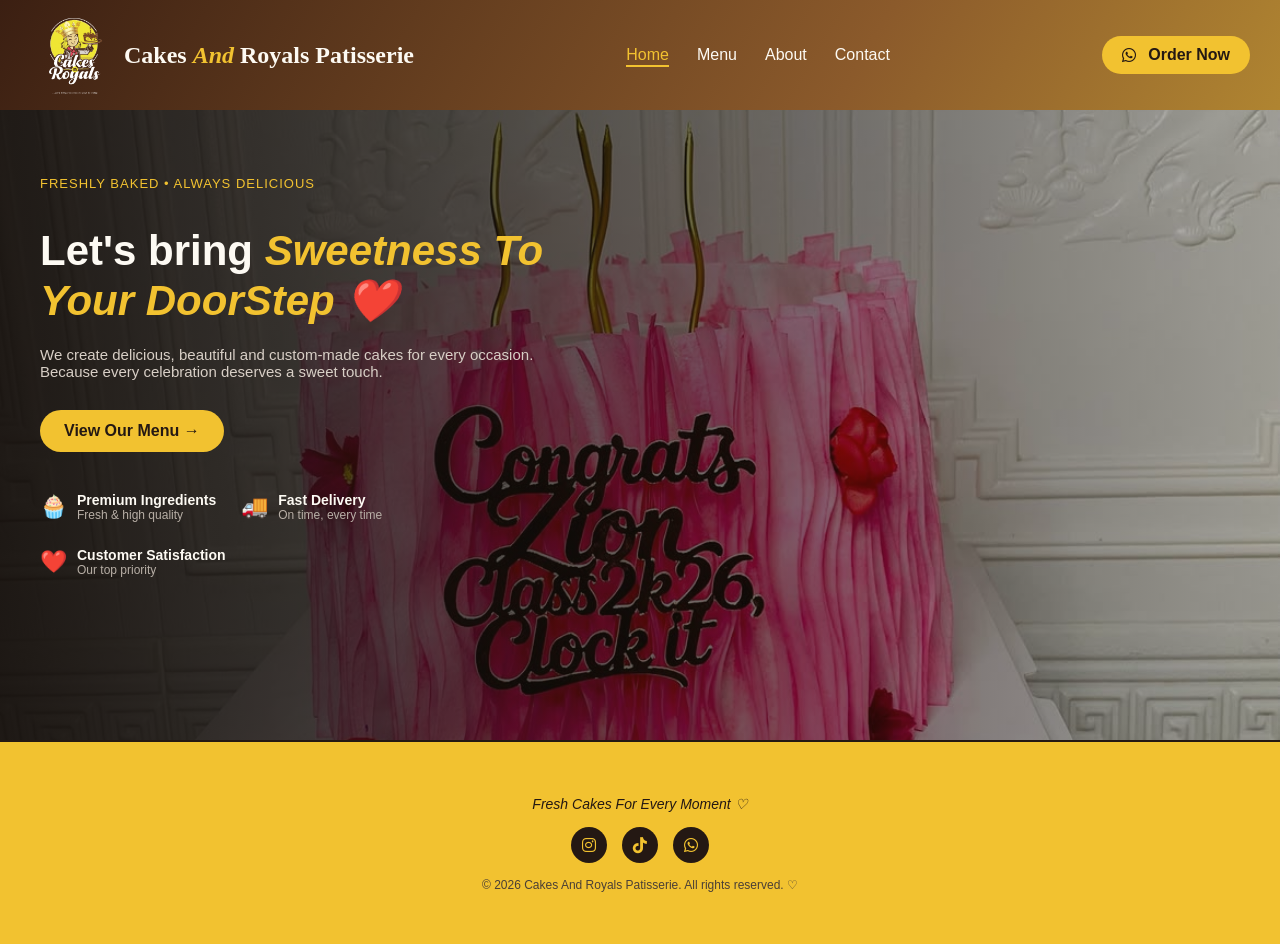
<file: index.html>
<!DOCTYPE html>
<html lang="en">
<head>
  <meta charset="UTF-8">
  <meta name="viewport" content="width=device-width, initial-scale=1.0">
  <title>Cakes And Royals Patisserie</title>
</head>

<link rel="stylesheet" href="style.css">
<link rel="stylesheet" href="https://cdnjs.cloudflare.com/ajax/libs/font-awesome/6.5.1/css/all.min.css">
<body>
  <nav class="navbar">
  <div class="logo">
    <img src="Logo.jpg" alt="Cakes n Royals logo">
     <span class="logo-text">Cakes <em>And</em> Royals Patisserie</span>
  </div>
  <button class="hamburger" id="hamburger">
      <i class="fa-solid fa-bars"></i>
    </button>
  <ul class="nav-links" id="navLinks">
    <li><a href="index.html" class="active">Home</a></li>
    <li><a href="index2.html">Menu</a></li>
    <li><a href="About.html">About</a></li>
    <li><a href="contact.html">Contact</a></li>
  </ul>
  <a href="https://wa.me/2348119994558?text=Hi%2c%20I%27d%20like%20to%20place%20an%20Order" class="order-btn" target="_blank">
    <i class="fa-brands fa-whatsapp"></i>Order Now</a>
</nav>
 
<section class="hero" id="home">
  <div class="hero-bg">
    <div class="hero-slide active" style="background-image: url('cake1.jpg');"></div>
    <div class="hero-slide" style="background-image: url('cake2.jpg');"></div>
    <div class="hero-slide" style="background-image: url('cake8.jpg');"></div>
    <div class="hero-slide" style="background-image: url('cake4.jpg');"></div>
    <div class="hero-slide" style="background-image: url('cake5.jpg');"></div>
    <div class="hero-slide" style="background-image: url('cake6.jpg');"></div>
  </div>

  <div class="hero-overlay"></div>

  <div class="hero-text">
    <p class="hero-tag">FRESHLY BAKED • ALWAYS DELICIOUS</p>
    <h1>Let's bring <span>Sweetness To Your DoorStep ❤️</span></h1>
    <p class="hero-desc">We create delicious, beautiful and custom-made cakes for every occasion. Because every celebration deserves a sweet touch.</p>
    <a href="index2.html" class="btn-primary">View Our Menu →</a>

    <div class="hero-features">
      <div class="feature-item">
        <span>🧁</span>
        <div>
          <strong>Premium Ingredients</strong>
          <p>Fresh & high quality</p>
        </div>
      </div>
      <div class="feature-item">
        <span>🚚</span>
        <div>
          <strong>Fast Delivery</strong>
          <p>On time, every time</p>
        </div>
      </div>
      <div class="feature-item">
        <span>❤️</span>
        <div>
          <strong>Customer Satisfaction</strong>
          <p>Our top priority</p>
        </div>
      </div>
    </div>
  </div>
</section>

 <footer class="site-footer">
    
    <p class="footer-tagline">Fresh Cakes For Every Moment ♡</p>
    <div class="footer-socials">
      <a href="https://www.instagram.com/cakesnroyals?stkn=bmZ3d2c5YjBnbzQ2"><i class="fa-brands fa-instagram"></i></a>
      <a href="https://vm.tiktok.com/ZS9DRd9U5E5mL-UiAIv/"><i class="fa-brands fa-tiktok"></i></a>
      <a href="https://wa.me/2348119994558" target="_blank"><i class="fa-brands fa-whatsapp"></i></a>
    </div>
    <p class="footer-copy">© 2026 Cakes And Royals Patisserie. All rights reserved. ♡</p>
  </footer>
  
  <script src="app.js"></script>

  <div id="page-loader" class="page-loader">
  <div class="loader-spinner"></div>
  <p>Loading sweetness...</p>
</div>
</body>
</html>
</file>
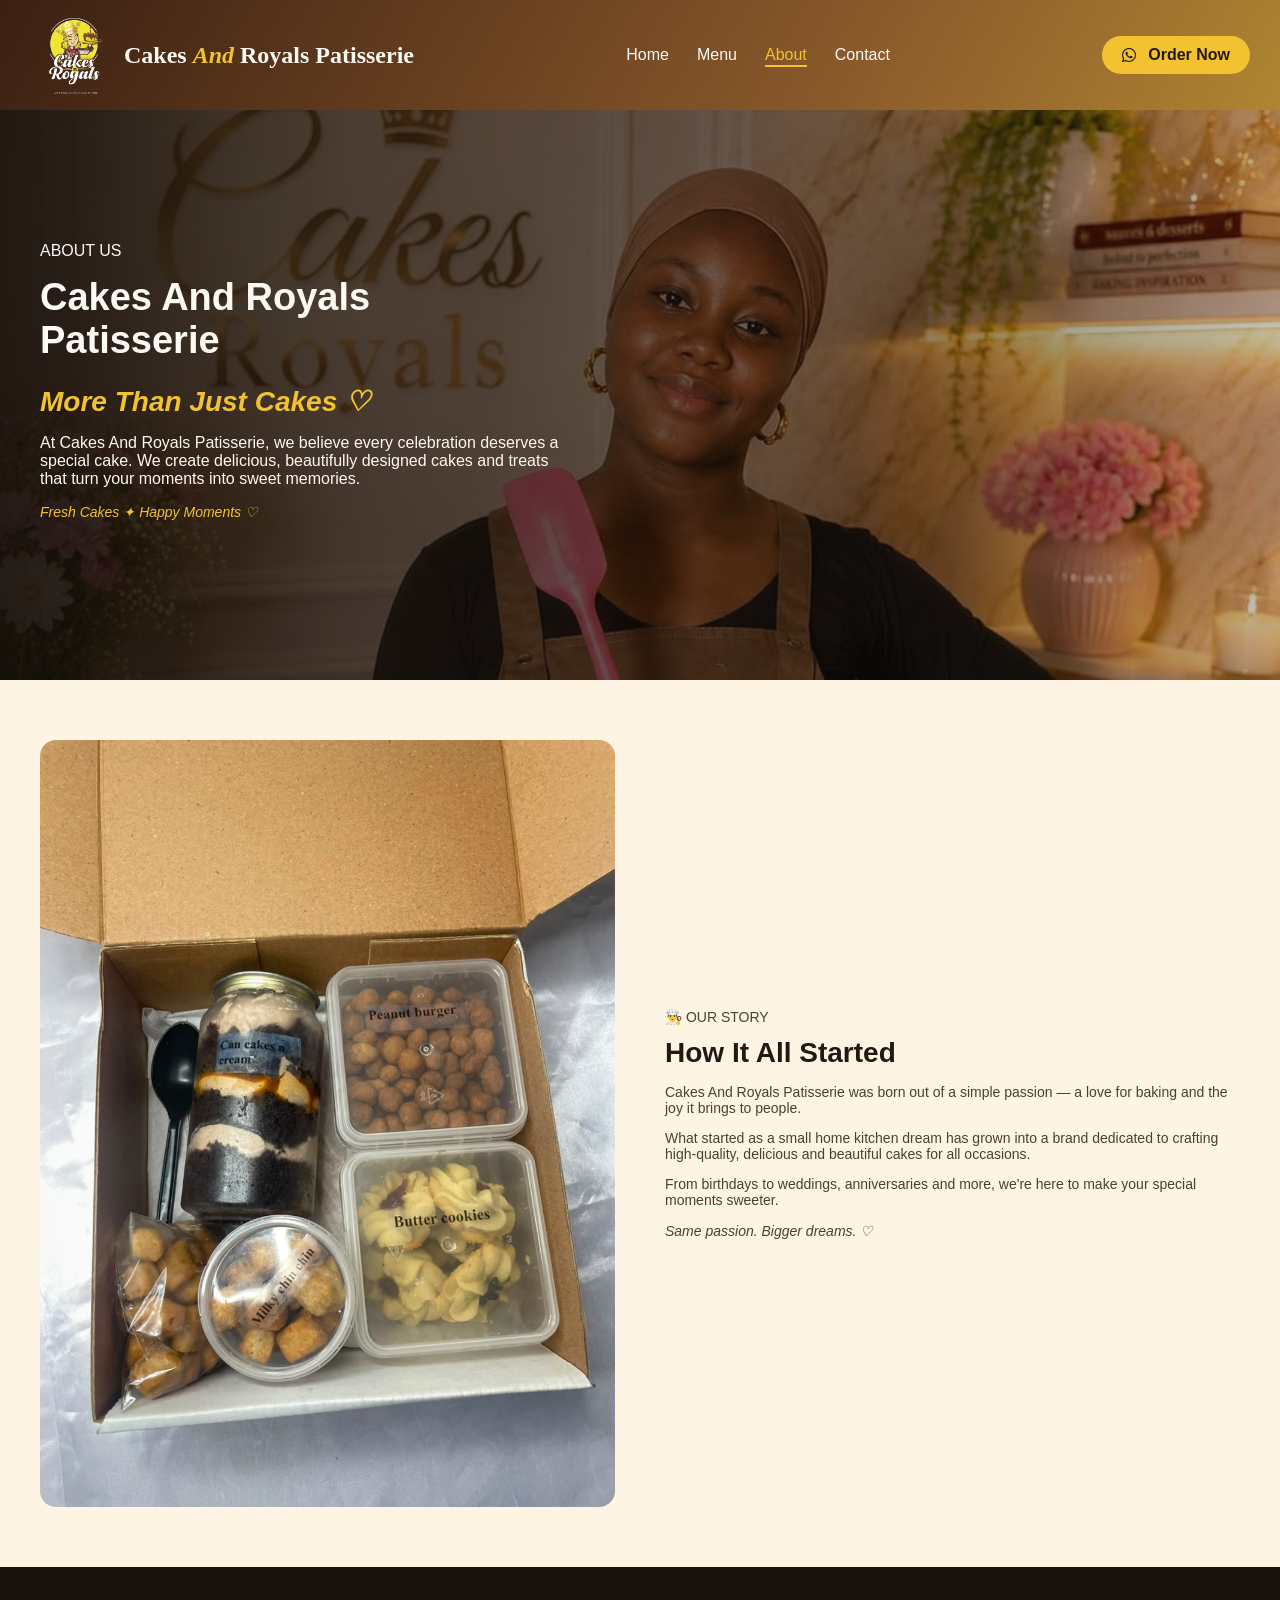
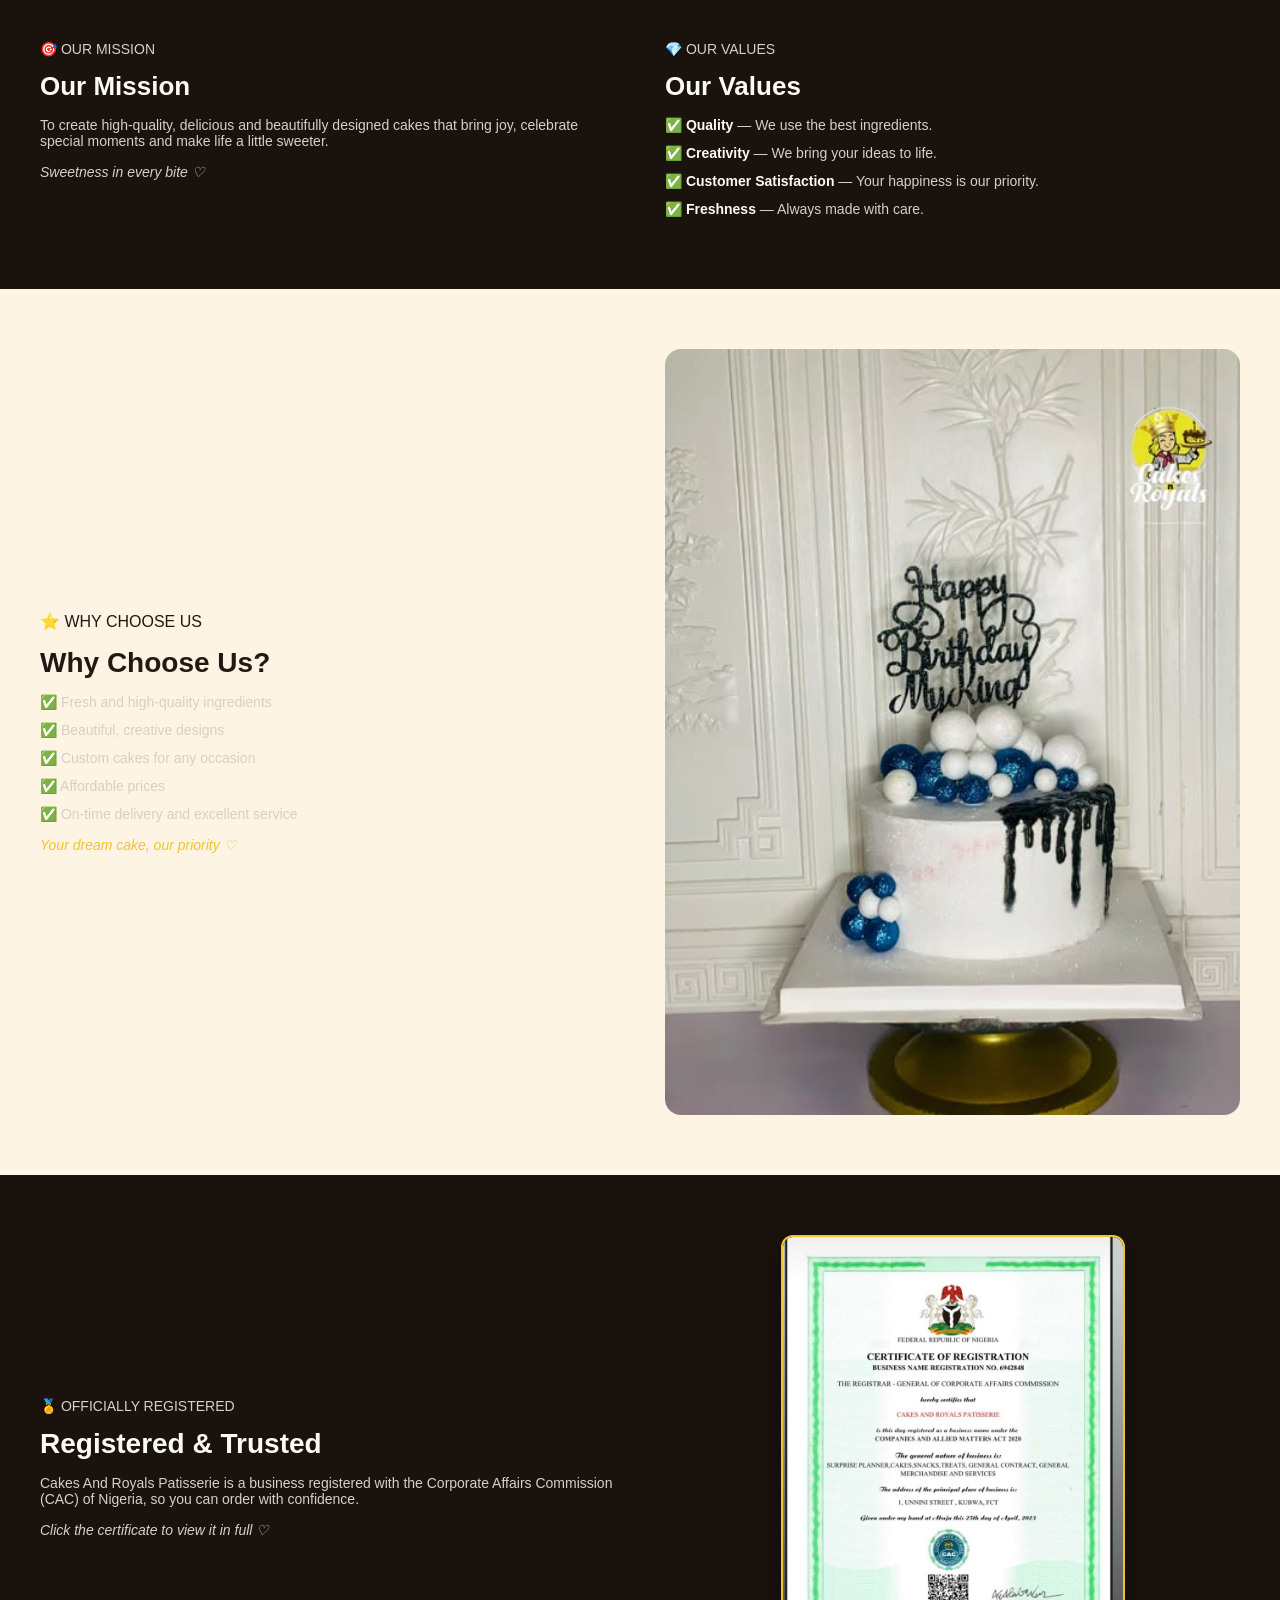
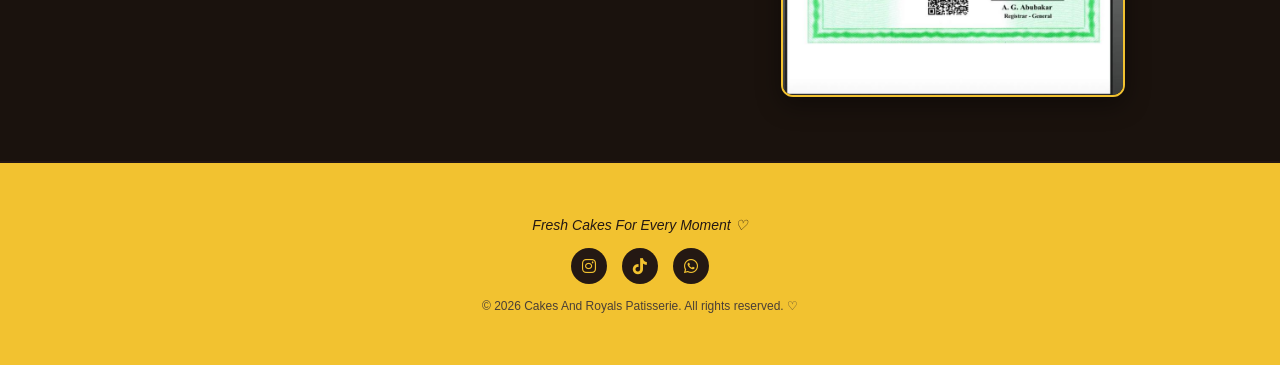
<file: About.html>
<!DOCTYPE html>
<html lang="en">
<head>
  <meta charset="UTF-8">
  <meta name="viewport" content="width=device-width, initial-scale=1.0">
  <title>About - Cakes And Royals Patisserie</title>
  <link rel="stylesheet" href="About.css">
  <link rel="stylesheet" href="https://cdnjs.cloudflare.com/ajax/libs/font-awesome/6.5.1/css/all.min.css">
</head>
<body>

  <!-- NAVBAR (copy your existing navbar, mark About as active) -->
  <div class="navbar">
    <div class="logo">
      <img src="Logo.jpg" alt="Cakes n Royals logo">
       <span class="logo-text">Cakes <em>And</em> Royals Patisserie</span>
    </div>
   <button class="hamburger" id="hamburger">
  <i class="fa-solid fa-bars"></i>
</button>
    <ul class="nav-links" id="navLinks">
      <li><a href="index.html">Home</a></li>
      <li><a href="index2.html">Menu</a></li>
      <li><a href="about.html" class="active">About</a></li>
      <li><a href="contact.html">Contact</a></li>
    </ul>
    <a href="https://wa.me/2348119994558?text=Hi%2C%20I%27d%20like%20to%20place%20an%20order" class="order-btn" target="_blank">
      <i class="fa-brands fa-whatsapp"></i> Order Now
    </a>
  </div>

  <!-- ABOUT HERO -->
 <section class="about-hero" style="background-image: url('cake00.jpg');">
  <div class="about-hero-overlay"></div>

  <div class="about-hero-text">
    <p class="hero-tag">ABOUT US</p>
    <h1>Cakes And Royals Patisserie</h1>
    <h2>More Than Just Cakes ♡</h2>
    <p class="hero-desc">At Cakes And Royals Patisserie, we believe every celebration deserves a special cake. We create delicious, beautifully designed cakes and treats that turn your moments into sweet memories.</p>
    <p class="hero-signature">Fresh Cakes ✦ Happy Moments ♡</p>
  </div>
</section>

  <!-- OUR STORY -->
  <section class="story-section">
    <div class="story-image">
      <img src="IMG-20260918-WA0074.jpg" alt="Our story cake">
    </div>
    <div class="story-text">
      <p class="hero-tag">👨‍🍳 OUR STORY</p>
      <h2>How It All Started</h2>
      <p>Cakes And Royals Patisserie was born out of a simple passion — a love for baking and the joy it brings to people.</p>
      <p>What started as a small home kitchen dream has grown into a brand dedicated to crafting high-quality, delicious and beautiful cakes for all occasions.</p>
      <p>From birthdays to weddings, anniversaries and more, we're here to make your special moments sweeter.</p>
      <p class="hero-signature">Same passion. Bigger dreams. ♡</p>
    </div>
  </section>

  <!-- MISSION & VALUES -->
  <section class="mission-section">
    <div class="mission-col">
      <p class="hero-tag">🎯 OUR MISSION</p>
      <h2>Our Mission</h2>
      <p>To create high-quality, delicious and beautifully designed cakes that bring joy, celebrate special moments and make life a little sweeter.</p>
      <p class="hero-signature">Sweetness in every bite ♡</p>
    </div>
    <div class="mission-col">
      <p class="hero-tag">💎 OUR VALUES</p>
      <h2>Our Values</h2>
      <ul class="values-list">
        <li>✅ <strong>Quality</strong> — We use the best ingredients.</li>
        <li>✅ <strong>Creativity</strong> — We bring your ideas to life.</li>
        <li>✅ <strong>Customer Satisfaction</strong> — Your happiness is our priority.</li>
        <li>✅ <strong>Freshness</strong> — Always made with care.</li>
      </ul>
    </div>
  </section>

  <!-- WHY CHOOSE US -->
  <section class="why-section">
    <div class="why-text">
      <p class="hero-tag">⭐ WHY CHOOSE US</p>
      <h2>Why Choose Us?</h2>
      <ul class="values-list">
        <li>✅ Fresh and high-quality ingredients</li>
        <li>✅ Beautiful, creative designs</li>
        <li>✅ Custom cakes for any occasion</li>
        <li>✅ Affordable prices</li>
        <li>✅ On-time delivery and excellent service</li>
      </ul>
      <p class="hero-signature">Your dream cake, our priority ♡</p>
    </div>
    <div class="why-image">
      <img src="680465195_18185967850374086_2974090640874009995_n.jpg" alt="Slice of cake">
    </div>
  </section>
    <!-- REGISTERED BUSINESS -->
<section class="cert-section">
  <div class="cert-text">
    <p class="hero-tag">🏅 OFFICIALLY REGISTERED</p>
    <h2>Registered &amp; Trusted</h2>
    <p>Cakes And Royals Patisserie is a business registered with the Corporate Affairs Commission (CAC) of Nigeria, so you can order with confidence.</p>
    <p class="hero-signature">Click the certificate to view it in full ♡</p>
  </div>
  <div class="cert-image">
    <a href="IMG-20261028-WA0062.jpg" target="_blank">
      <img src="IMG-20261028-WA0062.jpg" alt="CAC Certificate of Registration">
    </a>
  </div>
</section>

  <!-- FOOTER -->
  <footer class="site-footer">
  
    <p class="footer-tagline">Fresh Cakes For Every Moment ♡</p>
    <div class="footer-socials">
      <a href="https://www.instagram.com/cakesnroyals?stkn=bmZ3d2c5YjBnbzQ2"><i class="fa-brands fa-instagram"></i></a>
      <a href="https://vm.tiktok.com/ZS9DRd9U5E5mL-UiAIv/"><i class="fa-brands fa-tiktok"></i></a>
      <a href="https://wa.me/2348119994558" target="_blank"><i class="fa-brands fa-whatsapp"></i></a>
    </div>
    <p class="footer-copy">© 2026 Cakes And Royals Patisserie. All rights reserved. ♡</p>
  </footer>

  <div id="page-loader" class="page-loader">
  <div class="loader-spinner"></div>
  <p>Loading sweetness...</p>
  </div>
  <script src="about.js"></script>

</body>
</html>
</file>
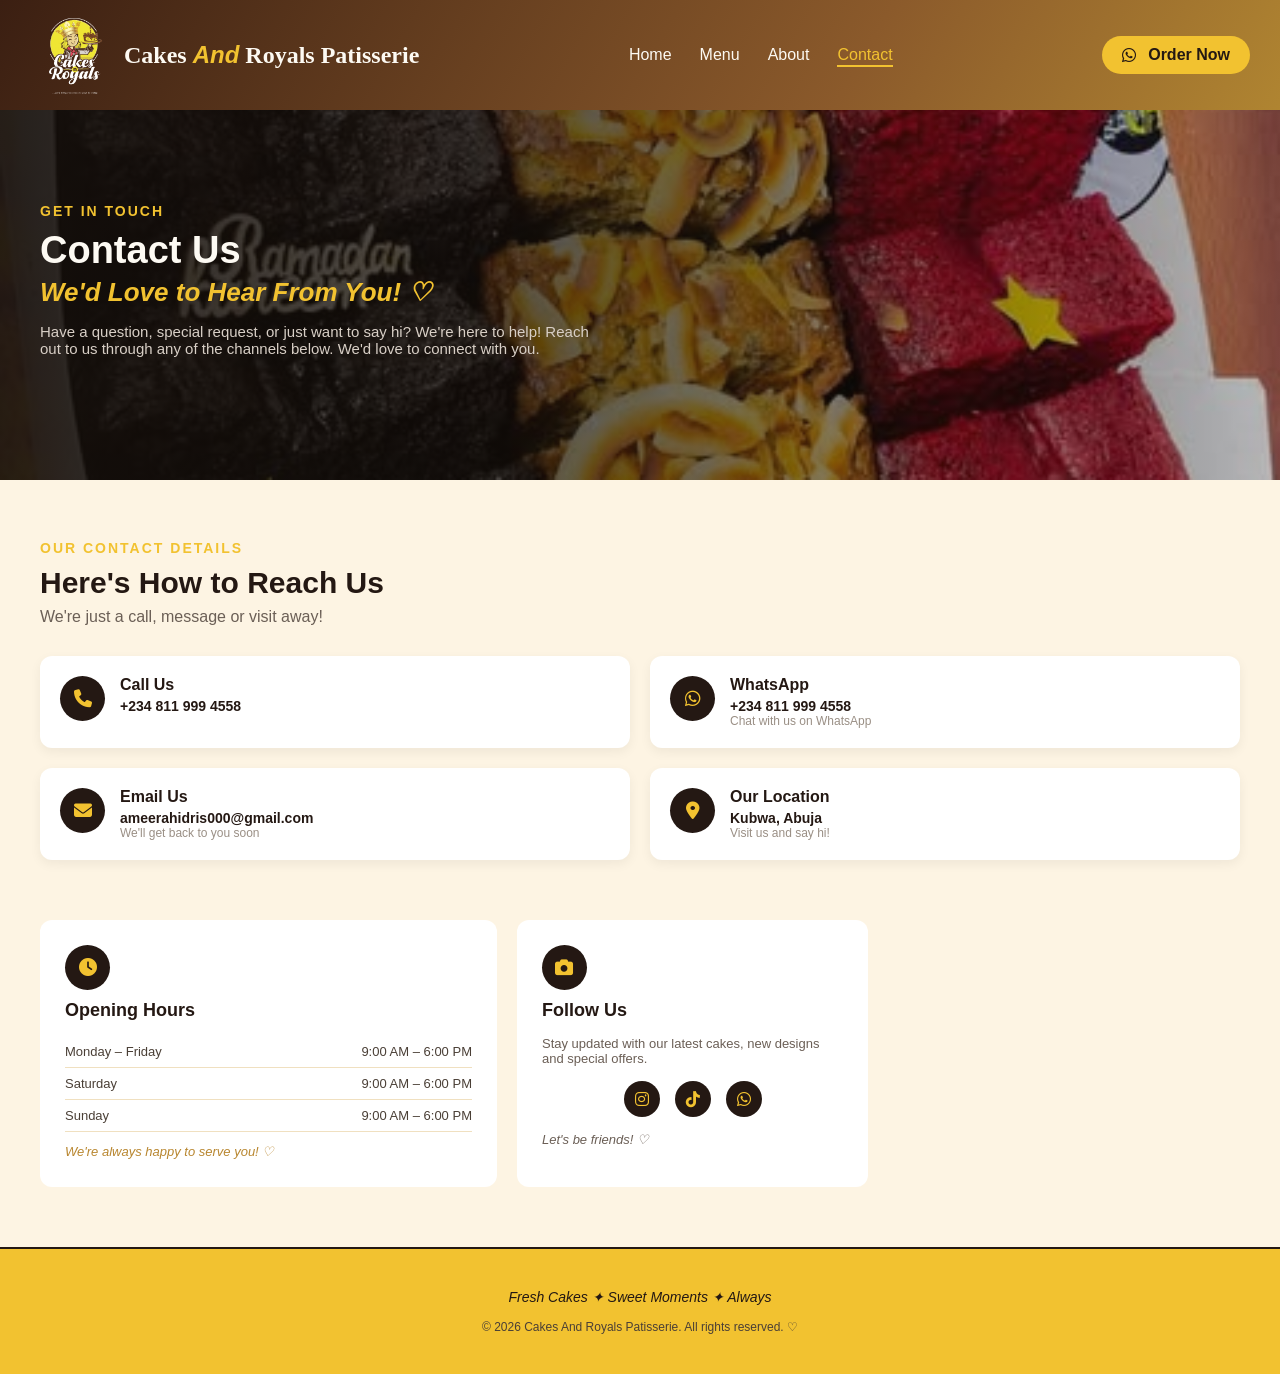
<file: contact.html>
<!DOCTYPE html>
<html lang="en">
<head>
  <meta charset="UTF-8">
  <meta name="viewport" content="width=device-width, initial-scale=1.0">
  <title>Contact - Cakes And Royals Patisserie</title>
  <link rel="stylesheet" href="contact.css">
  <link rel="stylesheet" href="https://cdnjs.cloudflare.com/ajax/libs/font-awesome/6.5.1/css/all.min.css">
</head>
<body>

  <!-- NAVBAR -->
  <div class="navbar">
    <div class="logo">
      <img src="Logo.jpg" alt="Cakes n Royals logo">
       <span class="logo-text">Cakes <em>And</em> Royals Patisserie</span>
    </div>
    <button class="hamburger" id="hamburger">
      <i class="fa-solid fa-bars"></i>
    </button>
    <ul class="nav-links" id="navLinks">
      <li><a href="index.html">Home</a></li>
      <li><a href="index2.html">Menu</a></li>
      <li><a href="About.html">About</a></li>
      <li><a href="contact.html" class="active">Contact</a></li>
    </ul>
    <a href="https://wa.me/2348119994558?text=Hi%2C%20I%27d%20like%20to%20place%20an%20order" class="order-btn" target="_blank">
      <i class="fa-brands fa-whatsapp"></i> Order Now
    </a>
  </div>

  <!-- CONTACT HERO -->
<section class="contact-hero" style="background-image: url('641169556_18179323114374086_7057122652031779678_n.jpg');">
  <div class="contact-hero-overlay"></div>

  <div class="contact-hero-text">
    <p class="hero-tag">GET IN TOUCH</p>
    <h1>Contact Us</h1>
    <h2>We'd Love to Hear From You! ♡</h2>
    <p class="hero-desc">Have a question, special request, or just want to say hi? We're here to help! Reach out to us through any of the channels below. We'd love to connect with you.</p>
  </div>
</section>

  <!-- CONTACT DETAILS -->
  <section class="contact-details">
    <p class="hero-tag">OUR CONTACT DETAILS</p>
    <h2>Here's How to Reach Us</h2>
    <p class="contact-sub">We're just a call, message or visit away!</p>

    <div class="contact-grid">
      <div class="contact-card">
        <div class="contact-icon"><i class="fa-solid fa-phone"></i></div>
        <div>
          <h3>Call Us</h3>
          <p class="contact-main">+234 811 999 4558</p>
        </div>
      </div>

      <div class="contact-card">
        <div class="contact-icon"><i class="fa-brands fa-whatsapp"></i></div>
        <div>
          <h3>WhatsApp</h3>
          <p class="contact-main">+234 811 999 4558</p>
          <p class="contact-note">Chat with us on WhatsApp</p>
        </div>
      </div>

      <div class="contact-card">
        <div class="contact-icon"><i class="fa-solid fa-envelope"></i></div>
        <div>
          <h3>Email Us</h3>
          <p class="contact-main">ameerahidris000@gmail.com</p>
          <p class="contact-note">We'll get back to you soon</p>
        </div>
      </div>

      <div class="contact-card">
        <div class="contact-icon"><i class="fa-solid fa-location-dot"></i></div>
        <div>
          <h3>Our Location</h3>
          <p class="contact-main">Kubwa, Abuja</p>
          <p class="contact-note">Visit us and say hi!</p>
        </div>
      </div>
    </div>
  </section>

  <!-- MAP + HOURS + FOLLOW -->
  <section class="contact-bottom">

    <div class="hours-box">
      <div class="contact-icon"><i class="fa-solid fa-clock"></i></div>
      <h3>Opening Hours</h3>
      <div class="hours-row"><span>Monday – Friday</span><span>9:00 AM – 6:00 PM</span></div>
      <div class="hours-row"><span>Saturday</span><span>9:00 AM – 6:00 PM</span></div>
      <div class="hours-row"><span>Sunday</span><span>9:00 AM – 6:00 PM</span></div>
      <p class="hero-signature">We're always happy to serve you! ♡</p>
    </div>

    <div class="follow-box">
      <div class="contact-icon"><i class="fa-solid fa-camera"></i></div>
      <h3>Follow Us</h3>
      <p>Stay updated with our latest cakes, new designs and special offers.</p>
      <div class="footer-socials">
        <a href="https://www.instagram.com/cakesnroyals?stkn=bmZ3d2c5YjBnbzQ2"><i class="fa-brands fa-instagram"></i></a>
        <a href="https://vm.tiktok.com/ZS9DRd9U5E5mL-UiAIv/"><i class="fa-brands fa-tiktok"></i></a>
        <a href="https://wa.me/2348119994558" target="_blank"><i class="fa-brands fa-whatsapp"></i></a>
      </div>
      <p class="hero-signature">Let's be friends! ♡</p>
    </div>
  </section>

  <!-- FOOTER -->
  <footer class="site-footer">
   
    <p class="footer-tagline">Fresh Cakes ✦ Sweet Moments ✦ Always</p>
    <p class="footer-copy">© 2026 Cakes And Royals Patisserie. All rights reserved. ♡</p>
  </footer>

  <div id="page-loader" class="page-loader">
  <div class="loader-spinner"></div>
  <p>Loading sweetness...</p>

  <script src="contact.js"></script>
</body>
</html>
</file>
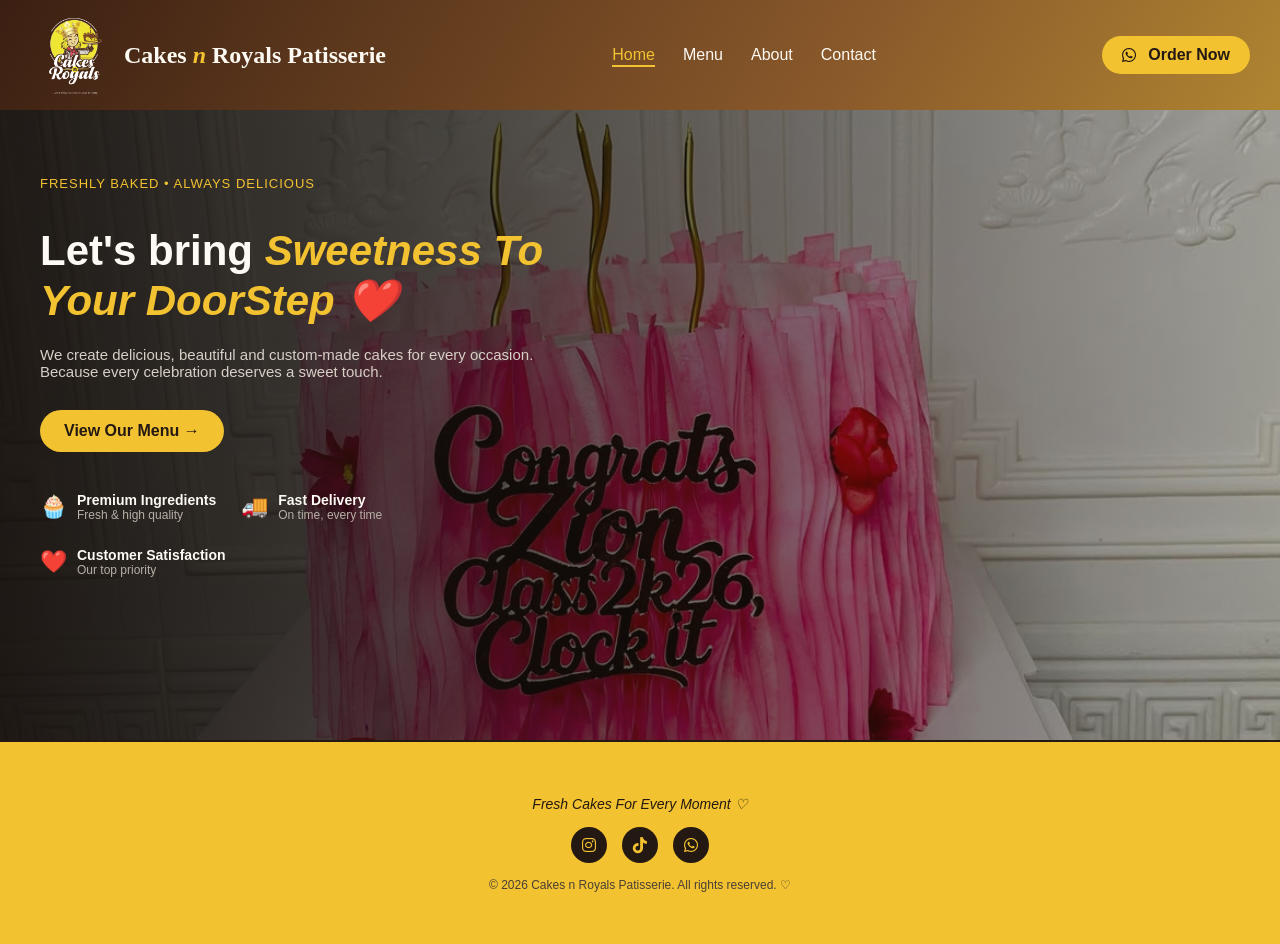
<file: Home.html>
<!DOCTYPE html>
<html lang="en">
<head>
  <meta charset="UTF-8">
  <meta name="viewport" content="width=device-width, initial-scale=1.0">
  <title>Cakes n Royals Patisserie</title>
</head>

<link rel="stylesheet" href="style.css">
<link rel="stylesheet" href="https://cdnjs.cloudflare.com/ajax/libs/font-awesome/6.5.1/css/all.min.css">
<body>
  <nav class="navbar">
  <div class="logo">
    <img src="Logo.jpg" alt="Cakes n Royals logo">
     <span class="logo-text">Cakes <em>n</em> Royals Patisserie</span>
  </div>
  <button class="hamburger" id="hamburger">
      <i class="fa-solid fa-bars"></i>
    </button>
  <ul class="nav-links" id="navLinks">
    <li><a href="Home.html" class="active">Home</a></li>
    <li><a href="Menu.html">Menu</a></li>
    <li><a href="About.html">About</a></li>
    <li><a href="contact.html">Contact</a></li>
  </ul>
  <a href="https://wa.me/2348119994558?text=Hi%2c%20I%27d%20like%20to%20place%20an%20Order" class="order-btn" target="_blank">
    <i class="fa-brands fa-whatsapp"></i>Order Now</a>
</nav>
 
<section class="hero" id="home">
  <div class="hero-bg">
    <div class="hero-slide active" style="background-image: url('cake1.jpg');"></div>
    <div class="hero-slide" style="background-image: url('cake2.jpg');"></div>
    <div class="hero-slide" style="background-image: url('cake8.jpg');"></div>
    <div class="hero-slide" style="background-image: url('cake4.jpg');"></div>
    <div class="hero-slide" style="background-image: url('cake5.jpg');"></div>
    <div class="hero-slide" style="background-image: url('cake6.jpg');"></div>
  </div>

  <div class="hero-overlay"></div>

  <div class="hero-text">
    <p class="hero-tag">FRESHLY BAKED • ALWAYS DELICIOUS</p>
    <h1>Let's bring <span>Sweetness To Your DoorStep ❤️</span></h1>
    <p class="hero-desc">We create delicious, beautiful and custom-made cakes for every occasion. Because every celebration deserves a sweet touch.</p>
    <a href="Menu.html" class="btn-primary">View Our Menu →</a>

    <div class="hero-features">
      <div class="feature-item">
        <span>🧁</span>
        <div>
          <strong>Premium Ingredients</strong>
          <p>Fresh & high quality</p>
        </div>
      </div>
      <div class="feature-item">
        <span>🚚</span>
        <div>
          <strong>Fast Delivery</strong>
          <p>On time, every time</p>
        </div>
      </div>
      <div class="feature-item">
        <span>❤️</span>
        <div>
          <strong>Customer Satisfaction</strong>
          <p>Our top priority</p>
        </div>
      </div>
    </div>
  </div>
</section>

 <footer class="site-footer">
    
    <p class="footer-tagline">Fresh Cakes For Every Moment ♡</p>
    <div class="footer-socials">
      <a href="https://www.instagram.com/cakesnroyals?stkn=bmZ3d2c5YjBnbzQ2"><i class="fa-brands fa-instagram"></i></a>
      <a href="https://vm.tiktok.com/ZS9DRd9U5E5mL-UiAIv/"><i class="fa-brands fa-tiktok"></i></a>
      <a href="https://wa.me/2348119994558" target="_blank"><i class="fa-brands fa-whatsapp"></i></a>
    </div>
    <p class="footer-copy">© 2026 Cakes n Royals Patisserie. All rights reserved. ♡</p>
  </footer>
  
  <script src="app.js"></script>

  <div id="page-loader" class="page-loader">
  <div class="loader-spinner"></div>
  <p>Loading sweetness...</p>
</div>
</body>
</html>
</file>
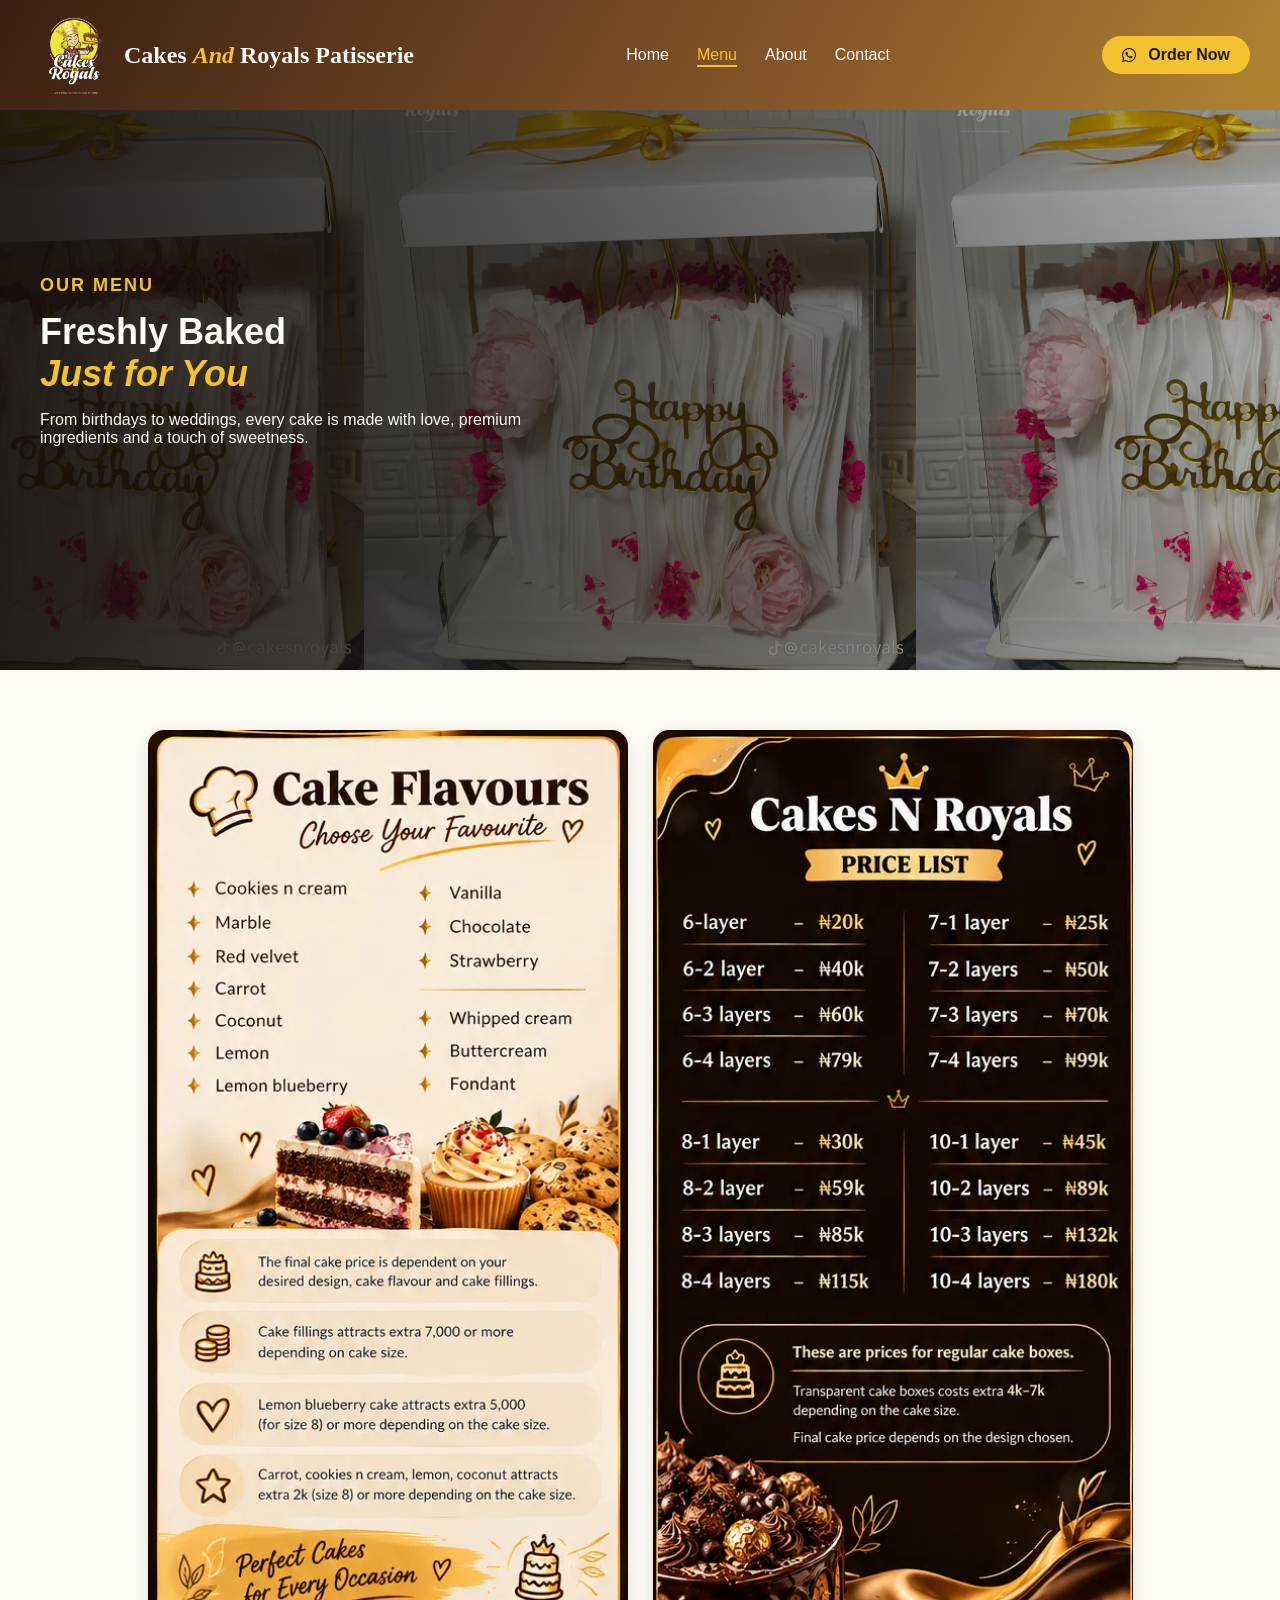
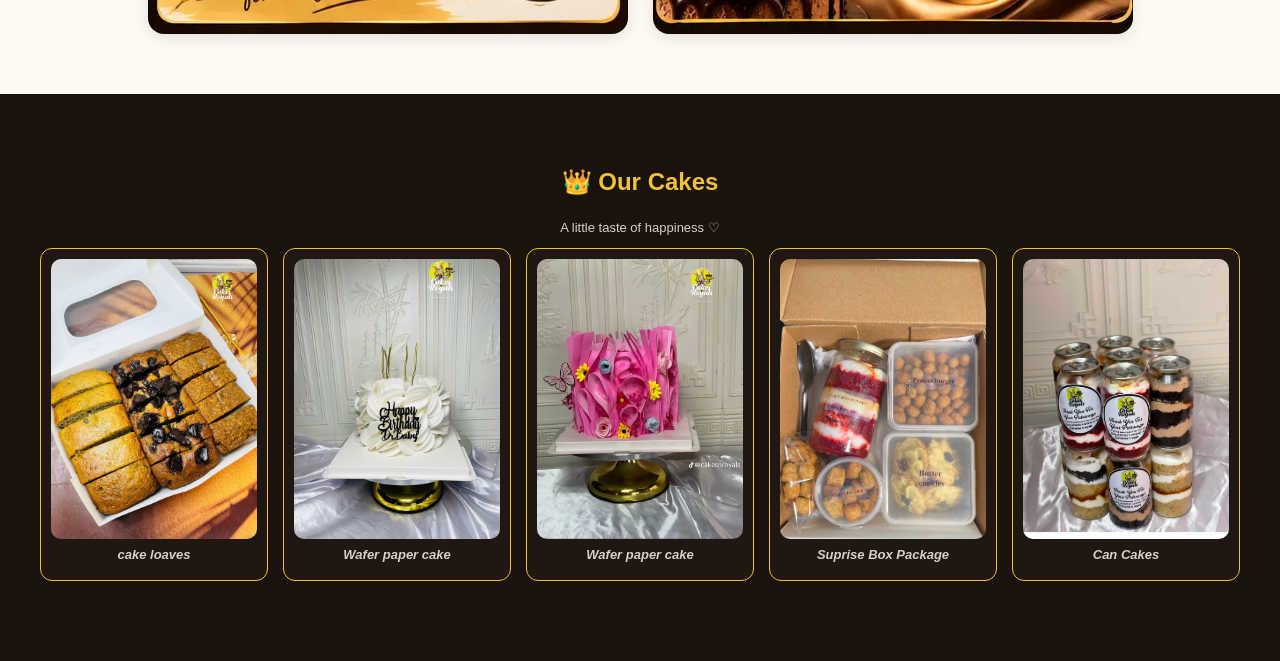
<file: index2.html>
<!DOCTYPE html>
<html lang="en">
<head>
  <meta charset="UTF-8">
  <meta name="viewport" content="width=device-width, initial-scale=1.0">
  <title>Cakes Royals Patisserie</title>
  <link rel="stylesheet" href="style1.css">
  <link rel="stylesheet" href="https://cdnjs.cloudflare.com/ajax/libs/font-awesome/6.5.1/css/all.min.css">
  
</head>
<body>
  <nav class="navbar">
  <div class="logo">
    <img src="Logo.jpg" alt="Cakes n Royals logo">
     <span class="logo-text">Cakes <em>And</em> Royals Patisserie</span>
  </div>
 <button class="hamburger" id="hamburger">
  <i class="fa-solid fa-bars"></i>
</button>
  <ul class="nav-links" id="navLinks">
    <li><a href="index.html">Home</a></li>
    <li><a href="index2.html" class="active">Menu</a></li>
    <li><a href="About.html">About</a></li>
    <li><a href="contact.html">Contact</a></li>
  </ul>
  <a href="https://wa.me/2348119994558?text=Hi%2c%20I%27d%20like%20to%20place%20an%20Order" class="order-btn" target="_blank">
    <i class="fa-brands fa-whatsapp"></i>Order Now</a>
</nav>

<section class="menu-hero" id="shop">
  <div class="hero-bg">
    <div class="hero-slide active" style="background-image: url('cake7.png');"></div>
    <div class="hero-slide" style="background-image: url('cake10.png');"></div>
    <div class="hero-slide" style="background-image: url('cake9.jpg');"></div>
  </div>

  <div class="hero-overlay"></div>

  <div class="menu-hero-text">
    <p class="hero-tag">OUR MENU</p>
    <h2>Freshly Baked <span>Just for You</span></h2>
    <p class="hero-desc">From birthdays to weddings, every cake is made with love, premium ingredients and a touch of sweetness.</p>
  </div>
</section>

<section class="pricing-section">
  <div class="price-image">
    <img src="price.webp" alt="Cakes N Royals Price List">
  </div>
  <div class="price-image">
    <img src="flavout.webp" alt="Cake Flavours">
  </div>
</section>
  <script src="app2.js"></script>
</body>
</html>

<section class="cakes-strip">
  <div class="cakes-strip-header">
    <div>
      <h3>👑 Our Cakes</h3>
      <p>A little taste of happiness ♡</p>
    
 <div class="cakes-strip-grid">
  <div class="strip-cake">
    <img src="Cake description- Cake loaves (Carrot cake, Banana bread topped with chocolate chunks plain bana.jpg" alt="Chocolate Dream">
    <p class="cake-name">cake loaves</p>
    <div class="cake-meta">
     
      
    </div>
  </div>
  <div class="strip-cake">
    <img src="cake2.jpg" alt="Vanilla Bliss">
    <p class="cake-name">Wafer paper cake</p>
    <div class="cake-meta">
     
      
    </div>
  </div>
  <div class="strip-cake">
    <img src="4e61b7021e6d81915bff11419d63f412.png" alt="Red Velvet">
    <p class="cake-name">Wafer paper cake</p>
    <div class="cake-meta">
      
    </div>
  </div>
  <div class="strip-cake">
    <img src="cake9.jpg" alt="Cookies n Cream">
    <p class="cake-name">Suprise Box Package</p>
    <div class="cake-meta">
      
    </div>
  </div>
  <div class="strip-cake">
    <img src="cake8.jpg" alt="Strawberry">
    <p class="cake-name">Can Cakes</p>
    <div class="cake-meta">
      
    
   </div>
  </div>
</div>

<div id="page-loader" class="page-loader">
  <div class="loader-spinner"></div>
  <p>Loading sweetness...</p>
</file>
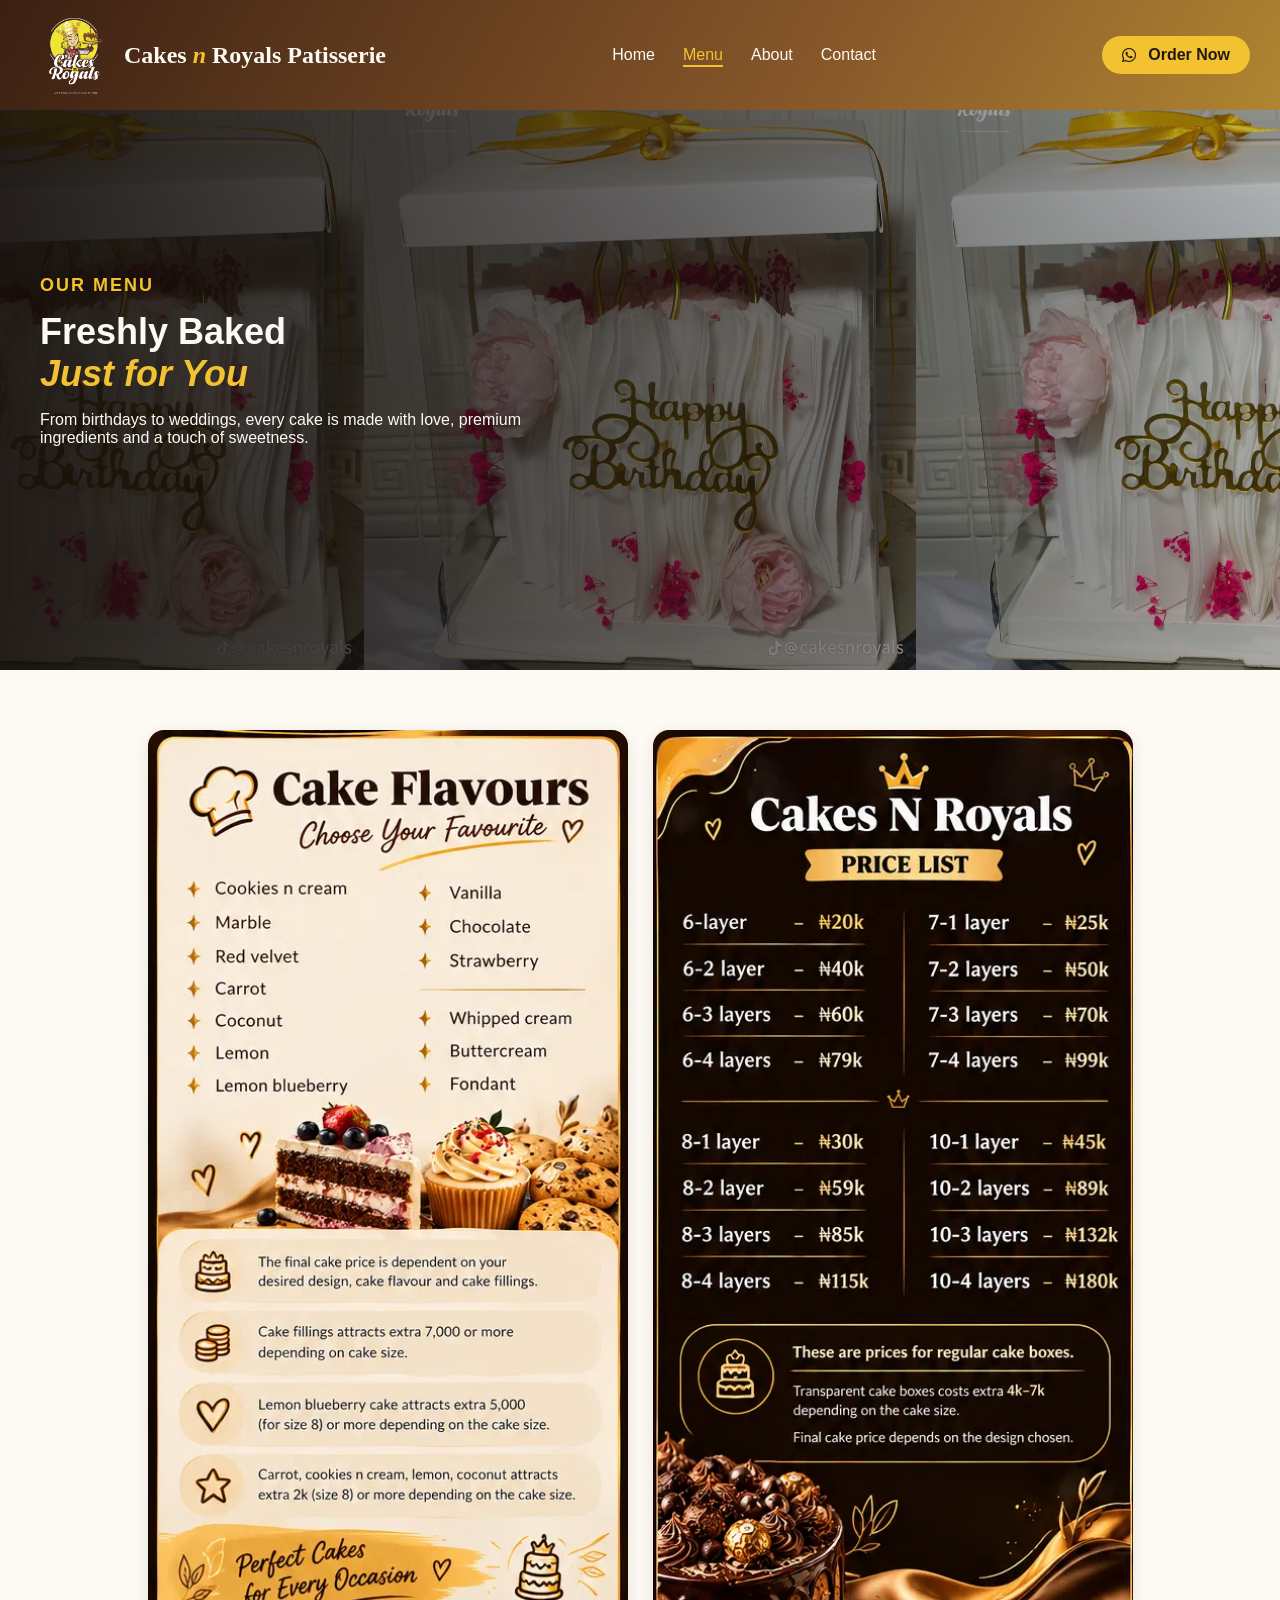
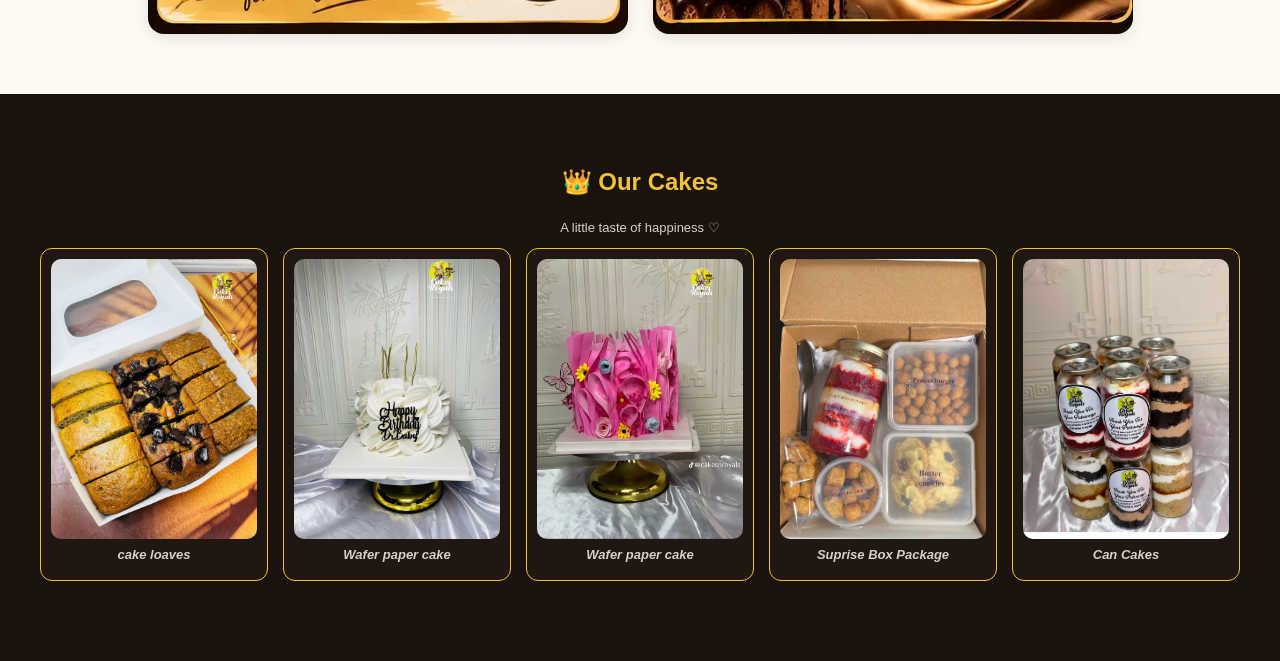
<file: Menu.html>
<!DOCTYPE html>
<html lang="en">
<head>
  <meta charset="UTF-8">
  <meta name="viewport" content="width=device-width, initial-scale=1.0">
  <title>Cakes And Royals Patisserie</title>
  <link rel="stylesheet" href="style1.css">
  <link rel="stylesheet" href="https://cdnjs.cloudflare.com/ajax/libs/font-awesome/6.5.1/css/all.min.css">
  
</head>
<body>
  <nav class="navbar">
  <div class="logo">
    <img src="Logo.jpg" alt="Cakes n Royals logo">
     <span class="logo-text">Cakes <em>n</em> Royals Patisserie</span>
  </div>
 <button class="hamburger" id="hamburger">
  <i class="fa-solid fa-bars"></i>
</button>
  <ul class="nav-links" id="navLinks">
    <li><a href="index.html">Home</a></li>
    <li><a href="Menu.html" class="active">Menu</a></li>
    <li><a href="About.html">About</a></li>
    <li><a href="contact.html">Contact</a></li>
  </ul>
  <a href="https://wa.me/2348119994558?text=Hi%2c%20I%27d%20like%20to%20place%20an%20Order" class="order-btn" target="_blank">
    <i class="fa-brands fa-whatsapp"></i>Order Now</a>
</nav>

<section class="menu-hero" id="shop">
  <div class="hero-bg">
    <div class="hero-slide active" style="background-image: url('cake7.png');"></div>
    <div class="hero-slide" style="background-image: url('cake10.png');"></div>
    <div class="hero-slide" style="background-image: url('cake9.jpg');"></div>
  </div>

  <div class="hero-overlay"></div>

  <div class="menu-hero-text">
    <p class="hero-tag">OUR MENU</p>
    <h2>Freshly Baked <span>Just for You</span></h2>
    <p class="hero-desc">From birthdays to weddings, every cake is made with love, premium ingredients and a touch of sweetness.</p>
  </div>
</section>

<section class="pricing-section">
  <div class="price-image">
    <img src="price.webp" alt="Cakes N Royals Price List">
  </div>
  <div class="price-image">
    <img src="flavout.webp" alt="Cake Flavours">
  </div>
</section>
  <script src="app2.js"></script>
</body>
</html>

<section class="cakes-strip">
  <div class="cakes-strip-header">
    <div>
      <h3>👑 Our Cakes</h3>
      <p>A little taste of happiness ♡</p>
    
 <div class="cakes-strip-grid">
  <div class="strip-cake">
    <img src="Cake description- Cake loaves (Carrot cake, Banana bread topped with chocolate chunks plain bana.jpg" alt="Chocolate Dream">
    <p class="cake-name">cake loaves</p>
    <div class="cake-meta">
     
      
    </div>
  </div>
  <div class="strip-cake">
    <img src="cake2.jpg" alt="Vanilla Bliss">
    <p class="cake-name">Wafer paper cake</p>
    <div class="cake-meta">
     
      
    </div>
  </div>
  <div class="strip-cake">
    <img src="4e61b7021e6d81915bff11419d63f412.png" alt="Red Velvet">
    <p class="cake-name">Wafer paper cake</p>
    <div class="cake-meta">
      
    </div>
  </div>
  <div class="strip-cake">
    <img src="cake9.jpg" alt="Cookies n Cream">
    <p class="cake-name">Suprise Box Package</p>
    <div class="cake-meta">
      
    </div>
  </div>
  <div class="strip-cake">
    <img src="cake8.jpg" alt="Strawberry">
    <p class="cake-name">Can Cakes</p>
    <div class="cake-meta">
      
    
   </div>
  </div>
</div>

<div id="page-loader" class="page-loader">
  <div class="loader-spinner"></div>
  <p>Loading sweetness...</p>
</file>
<file: style.css>
body {
  font-family: 'Segoe UI', Arial, sans-serif;
  margin: 0;
  
}

.navbar {
  position: fixed;
  top: 0;
  left: 0;
  width: 100%;
  z-index: 1000;
  display: flex;
  align-items: center;
  justify-content: space-between;
  padding: 10px 30px;
  background: linear-gradient(120deg, #3b1f12, #8b5a2b, #d4af37, #fff8ef, #ffd700, #6b3e20, #3b1f12);
  background-size: 400% 400%;
  animation: navgradient 8s ease infinite;
  box-sizing: border-box;
}

@keyframes navgradient {
  0% { background-position: 0% 50%; }
  50% { background-position: 100% 50%; }
  100% { background-position: 0% 50%; }
}

.hamburger{
  display: none;
  background: none;
  border: none;
  color: #fdfaf3;
  cursor: pointer;
  position: relative;
  z-index: 1001;
  font-size: 26px;
}

@media (max-width: 900px) {
  .harmburger {
    display: block;
  }
  .nav-links {
    display: none;
    position: absolute;
    top: 100%;
    left: 0;
    width: 100%;
    background: #241813;
    flex-direction: column;
    padding: 20px;
    gap: 15px;
  }
  .nav-links.active {
    display: flex;
  }
  .order-btn {
    font-size: 13px;
    padding: 8px 14px;
  }
  .logo text {
    font-size: 16px;
  }
  .logo img {
    height: 60px;
  }
}

.logo {
  display: flex;
  align-items: center;
  gap: 4px;
}

.logo-text em {
  color: #f2c230;
  font-style: italic;
}

.logo img {
  height: 90px;
  width: auto;
  display: block;
  mix-blend-mode: screen;
  transition: transform 0.3s ease;
}
.logo-text {
  font-family: 'Playfair Display', serif;
  font-size: 24px;
  font-weight: 700;
  color: #fdfaf3;
}

.logo img:hover {
  transform: scale(1.1) rotate(-3deg);
}

.nav-links {
  display: flex;
  list-style: none;
  gap: 28px;
  margin: 0;
  padding: 0;
}

.nav-links a {
  color: #fdfaf3;
  text-decoration: none;
  position: relative;
  padding-bottom: 4px;
}

.nav-links a::after {
  content: "";
  position: absolute;
  left: 0;
  bottom: 0;
  width: 0%;
  height: 2px;
  background-color: #f2c230;
  transition: width 0.3s ease;
}

.nav-links a:hover::after {
  width: 100%;
}

.nav-links a.active {
  color: #f2c230;
}

.nav-links a.active::after {
  width: 100%;
}

.order-btn {
  background: #f2c230;
  color: #241813;
  padding: 10px 20px;
  border-radius: 30px;
  text-decoration: none;
  font-weight: 600;
  white-space: nowrap;
  flex-shrink: 0;
  display: inline-flex;
  align-items: center;
  gap: 6px;
}

.order-btn i {
  margin-right: 6px;
}


.hero {
  position: relative;
  min-height: 620px;
  display: flex;
  align-items: center;
  padding: 60px 40px;
  overflow: hidden;
  color: #fdfaf3;
}

.hero-bg {
  position: absolute;
  inset: 0;
  z-index: 0;
}

.hero-slide {
  position: absolute;
  inset: 0;
  background-size: cover;
  background-position: center;
  opacity: 0;
  transition: opacity 1.5s ease-in-out;
}

.hero-slide.active {
  opacity: 1;
}

.hero-overlay {
  position: absolute;
  inset: 0;
  background: linear-gradient(90deg, rgba(20,14,10,0.92) 0%, rgba(20,14,10,0.6) 55%, rgba(20,14,10,0.25) 100%);
  z-index: 1;
}

.hero-text {
  position: relative;
  z-index: 2;
  max-width: 540px;
}

.hero-tag {
  color: #f2c230;
  font-size: 13px;
  letter-spacing: 1px;
  margin-bottom: 10px;
}

.hero-text h1 {
  font-size: 42px;
  line-height: 1.2;
  margin-bottom: 20px;
}

.hero-text h1 span {
  color: #f2c230;
  font-style: italic;
}

.hero-desc {
  font-size: 15px;
  color: #d8cfc6;
  margin-bottom: 30px;
}

.btn-primary {
  display: inline-block;
  background: #f2c230;
  color: #241813;
  padding: 12px 24px;
  border-radius: 30px;
  text-decoration: none;
  font-weight: 600;
  margin-bottom: 40px;
}

.hero-features {
  display: flex;
  gap: 25px;
  flex-wrap: wrap;
}

.feature-item {
  display: flex;
  align-items: center;
  gap: 10px;
}

.feature-item span {
  font-size: 22px;
}

.feature-item strong {
  display: block;
  font-size: 14px;
}

.feature-item p {
  font-size: 12px;
  color: #b8afa6;
  margin: 0;
}

.site-footer {
  background: #f2c230;
  color: #241813;
  text-align: center;
  padding: 40px 20px;
  border-top: 2px solid #241813;
}

.footer-logo img {
  height: 60px;
  margin-bottom: 10px;
}

.footer-tagline {
  font-style: italic;
  color: #241813;
  font-size: 14px;
  margin-bottom: 15px;
}

.footer-socials {
  display: flex;
  justify-content: center;
  gap: 15px;
  margin-bottom: 15px;
}

.footer-socials a {
  color: #f2c230;
  background: #241813;
  width: 36px;
  height: 36px;
  border-radius: 50%;
  display: flex;
  align-items: center;
  justify-content: center;
  text-decoration: none;
  transition: transform 0.3s ease;
}

.footer-socials a:hover {
  transform: scale(1.1);
}

.footer-copy {
  font-size: 12px;
  color: #4a3f36;
}

.page-loader {
  position: fixed;
  inset: 0;
  background: #1a120d;
  display: flex;
  flex-direction: column;
  align-items: center;
  justify-content: center;
  z-index: 9999;
  transition: opacity 0.4s ease, visibility 0.4s ease;
}

.page-loader.hidden {
  opacity: 0;
  visibility: hidden;
  pointer-events: none;
}

.loader-spinner {
  width: 50px;
  height: 50px;
  border: 5px solid rgba(242,194,48,0.2);
  border-top-color: #f2c230;
  border-radius: 50%;
  animation: spin 0.8s linear infinite;
  margin-bottom: 15px;
}

@keyframes spin {
  to { transform: rotate(360deg); }
}

.page-loader p {
  color: #f2c230;
  font-size: 14px;
  font-style: italic;
}

@media (max-width: 900px) {
  .hamburger {
    display: block;
  }

  .nav-links {
    display: none;
    position: fixed;
    top: 78px;
    left: 0;
    width: 100%;
    background: #241813;
    flex-direction: column;
    padding: 20px;
    gap: 15px;
    z-index: 999;
  }

  .nav-links.active {
    display: flex;
  }
}
</file>
<file: About.css>
body {
  font-family: 'Segoe UI', Arial, sans-serif;
  margin: 0;
}

.navbar {
  position: fixed;
  top: 0;
  left: 0;
  width: 100%;
  z-index: 1000;
  display: flex;
  align-items: center;
  justify-content: space-between;
  padding: 10px 30px;
  background: linear-gradient(120deg, #3b1f12, #8b5a2b, #d4af37, #fff8ef, #ffd700, #6b3e20, #3b1f12);
  background-size: 400% 400%;
  animation: navgradient 8s ease infinite;
  box-sizing: border-box;
}

@keyframes navgradient {
  0% { background-position: 0% 50%; }
  50% { background-position: 100% 50%; }
  100% { background-position: 0% 50%; }
}

.logo {
  display: flex;
  align-items: center;
  gap: 4px;
}

.logo-text em {
  color: #f2c230;
  font-style: italic;
}

.logo img {
  height: 90px;
  width: auto;
  display: block;
  mix-blend-mode: screen;
  transition: transform 0.3s ease;
}

.hamburger {
  display: none;
  background: none;
  border: none;
  color: #fdfaf3;
  font-size: 26px;
  cursor: pointer;
  position: relative;
  z-index: 1001;
}

.logo-text {
  font-family: 'Playfair Display', serif;
  font-size: 24px;
  font-weight: 700;
  color: #fdfaf3;
}

.logo img:hover {
  transform: scale(1.1) rotate(-3deg);
}

.nav-links {
  display: flex;
  list-style: none;
  gap: 28px;
  margin: 0;
  padding: 0;
}

.nav-links a {
  color: #fdfaf3;
  text-decoration: none;
  position: relative;
  padding-bottom: 4px;
}

.nav-links a::after {
  content: "";
  position: absolute;
  left: 0;
  bottom: 0;
  width: 0%;
  height: 2px;
  background-color: #f2c230;
  transition: width 0.3s ease;
}

.nav-links a:hover::after {
  width: 100%;
}

.nav-links a.active {
  color: #f2c230;
}

.nav-links a.active::after {
  width: 100%;
}

.order-btn {
  background: #f2c230;
  color: #241813;
  padding: 10px 20px;
  border-radius: 30px;
  text-decoration: none;
  font-weight: 600;
  white-space: nowrap;
  flex-shrink: 0;
  display: inline-flex;
  align-items: center;
  gap: 6px;
}

.order-btn i {
  margin-right: 6px;
}


/* ABOUT HERO */
.about-hero {
  display: flex;
  align-items: center;
  justify-content: space-between;
  gap: 40px;
  padding: 140px 40px 60px;
  background: #241813;
  color: #fdfaf3;
  flex-wrap: wrap;
}

.about-hero {
  position: relative;
  min-height: 480px;
  display: flex;
  align-items: center;
  padding: 140px 40px 60px;
  background-size: cover;
  background-position: center top;
  overflow: hidden;
  color: #fdfaf3;
}

.about-hero-overlay {
  position: absolute;
  inset: 0;
  background: linear-gradient(90deg, rgba(20,14,10,0.92) 0%, rgba(20,14,10,0.6) 55%, rgba(20,14,10,0.25) 100%);
  z-index: 1;
}

.about-hero-text {
  position: relative;
  z-index: 2;
  max-width: 550px;
}

.about-hero-text {
  max-width: 520px;
}

.about-hero-text h1 {
  font-size: 38px;
  margin: 10px 0 5px;
}

.about-hero-text h2 {
  font-size: 28px;
  font-style: italic;
  color: #f2c230;
  margin-bottom: 15px;
}

.hero-signature {
  font-style: italic;
  color: #f2c230;
  font-size: 14px;
  margin-top: 15px;
}

.about-hero-image img {
  max-width: 420px;
  width: 100%;
  border-radius: 16px;
}

/* OUR STORY */
.story-section {
  display: flex;
  align-items: center;
  gap: 50px;
  padding: 60px 40px;
  background: #fdf4e3;
  flex-wrap: wrap;
}

.story-image {
  flex: 1;
  min-width: 280px;
}

.story-image img {
  width: 100%;
  border-radius: 16px;
  display: block;
}

.story-text {
  flex: 1;
  min-width: 280px;
  color: #241813;
}

.story-text h2 {
  font-size: 28px;
  margin: 8px 0 15px;
}

.story-text p {
  font-size: 14px;
  margin-bottom: 12px;
  color: #4a3f36;
}

/* MISSION & VALUES */
.mission-section {
  display: flex;
  gap: 50px;
  padding: 60px 40px;
  background: #1a120d;
  color: #fdfaf3;
  flex-wrap: wrap;
}

.mission-col {
  flex: 1;
  min-width: 280px;
}

.mission-col h2 {
  font-size: 26px;
  margin: 8px 0 15px;
}

.mission-col p {
  font-size: 14px;
  color: #d8cfc6;
}

.values-list {
  list-style: none;
  padding: 0;
  margin: 0;
}

.values-list li {
  font-size: 14px;
  margin-bottom: 12px;
  color: #d8cfc6;
}

.values-list strong {
  color: #fdfaf3;
}

/* WHY CHOOSE US */
.why-section {
  display: flex;
  align-items: center;
  gap: 50px;
  padding: 60px 40px;
  background: #fdf4e3;
  color: #241813;
  flex-wrap: wrap;
}

.why-text {
  flex: 1;
  min-width: 280px;
}

.why-text h2 {
  font-size: 28px;
  margin: 8px 0 15px;
}

.why-image {
  flex: 1;
  min-width: 280px;
}

.why-image img {
  width: 100%;
  border-radius: 16px;
  display: block;
}

.site-footer {
  background: #f2c230;
  color: #241813;
  text-align: center;
  padding: 40px 20px;
  border-top: 2px solid #241813;
}

.footer-logo img {
  height: 60px;
  margin-bottom: 10px;
}

.footer-tagline {
  font-style: italic;
  color: #241813;
  font-size: 14px;
  margin-bottom: 15px;
}

.footer-socials {
  display: flex;
  justify-content: center;
  gap: 15px;
  margin-bottom: 15px;
}

.footer-socials a {
  color: #f2c230;
  background: #241813;
  width: 36px;
  height: 36px;
  border-radius: 50%;
  display: flex;
  align-items: center;
  justify-content: center;
  text-decoration: none;
  transition: transform 0.3s ease;
}

.footer-socials a:hover {
  transform: scale(1.1);
}

.footer-copy {
  font-size: 12px;
  color: #4a3f36;
}

.page-loader {
  position: fixed;
  inset: 0;
  background: #1a120d;
  display: flex;
  flex-direction: column;
  align-items: center;
  justify-content: center;
  z-index: 9999;
  transition: opacity 0.4s ease, visibility 0.4s ease;
}

.page-loader.hidden {
  opacity: 0;
  visibility: hidden;
  pointer-events: none;
}

.loader-spinner {
  width: 50px;
  height: 50px;
  border: 5px solid rgba(242,194,48,0.2);
  border-top-color: #f2c230;
  border-radius: 50%;
  animation: spin 0.8s linear infinite;
  margin-bottom: 15px;
}

@keyframes spin {
  to { transform: rotate(360deg); }
}

.page-loader p {
  color: #f2c230;
  font-size: 14px;
  font-style: italic;
}

/* CERTIFICATE */
.cert-section {
  display: flex;
  align-items: center;
  gap: 50px;
  padding: 60px 40px;
  background: #1a120d;
  color: #fdfaf3;
  flex-wrap: wrap;
}

.cert-text {
  flex: 1;
  min-width: 280px;
}

.cert-text h2 {
  font-size: 28px;
  margin: 8px 0 15px;
}

.cert-text p {
  font-size: 14px;
  color: #d8cfc6;
}

.cert-image {
  flex: 1;
  min-width: 280px;
  text-align: center;
}

.cert-image img {
  width: 100%;
  max-width: 340px;
  border-radius: 12px;
  border: 2px solid #f2c230;
  box-shadow: 0 8px 25px rgba(0,0,0,0.4);
  transition: transform 0.3s ease;
}

.cert-image img:hover {
  transform: scale(1.04);
}

/* RESPONSIVE */
@media (max-width: 768px) {
  .story-section,
  .why-section {
    flex-direction: column;
  }
  .why-image {
    order: -1;
  }
}

@media (max-width: 900px) {
  .hamburger {
    display: block;
  }

  .nav-links {
    display: none;
    position: fixed;
    top: 78px;
    left: 0;
    width: 100%;
    background: #241813;
    flex-direction: column;
    padding: 20px;
    gap: 15px;
    z-index: 999;
  }

  .nav-links.active {
    display: flex;
  }
}
</file>
<file: contact.css>
* {
  margin: 0;
  padding: 0;
  box-sizing: border-box;
  font-family: 'Segoe UI', Arial, sans-serif;
}

body {
  background: #1a120d;
}

/* NAVBAR */
.navbar {
  position: fixed;
  top: 0;
  left: 0;
  width: 100%;
  z-index: 1000;
  display: flex;
  align-items: center;
  justify-content: space-between;
  padding: 10px 30px;
  background: linear-gradient(120deg, #3b1f12, #8b5a2b, #d4af37, #fff8ef, #ffd700, #6b3e20, #3b1f12);
  background-size: 400% 400%;
  animation: navgradient 8s ease infinite;
  box-sizing: border-box;
}

@keyframes navgradient {
  0% { background-position: 0% 50%; }
  50% { background-position: 100% 50%; }
  100% { background-position: 0% 50%; }
}

.hamburger{
  display: none;
  background: none;
  border: none;
  color: #fdfaf3;
  cursor: pointer;
  position: relative;
  z-index: 1001;
  font-size: 26px;
}


.logo {
  display: flex;
  align-items: center;
  gap: 4px;
}

.logo-text em {
  color: #f2c230;
  font-style: italic;
}

.logo img {
  height: 90px;
  width: auto;
  display: block;
  mix-blend-mode: screen;
  transition: transform 0.3s ease;
}
.logo-text {
  font-family: 'Playfair Display', serif;
  font-size: 24px;
  font-weight: 700;
  color: #fdfaf3;
}

.logo img:hover {
  transform: scale(1.1) rotate(-3deg);
}

.nav-links {
  display: flex;
  list-style: none;
  gap: 28px;
  margin: 0;
  padding: 0;
}

.nav-links a {
  color: #fdfaf3;
  text-decoration: none;
  position: relative;
  padding-bottom: 4px;
}

.nav-links a::after {
  content: "";
  position: absolute;
  left: 0;
  bottom: 0;
  width: 0%;
  height: 2px;
  background-color: #f2c230;
  transition: width 0.3s ease;
}

.nav-links a:hover::after {
  width: 100%;
}

.nav-links a.active {
  color: #f2c230;
}

.nav-links a.active::after {
  width: 100%;
}

.order-btn {
  background: #f2c230;
  color: #241813;
  padding: 10px 20px;
  border-radius: 30px;
  text-decoration: none;
  font-weight: 600;
  white-space: nowrap;
  flex-shrink: 0;
  display: inline-flex;
  align-items: center;
  gap: 6px;
}

.order-btn i {
  margin-right: 6px;
}

/* CONTACT HERO */
.hero-tag {
  color: #f2c230;
  font-size: 14px;
  font-weight: 700;
  letter-spacing: 2px;
  margin-bottom: 10px;
}

.contact-hero {
  position: relative;
  min-height: 480px;
  display: flex;
  align-items: center;
  padding: 140px 40px 60px;
  background-size: cover;
  background-position: center;
  overflow: hidden;
  color: #fdfaf3;
}

.contact-hero-overlay {
  position: absolute;
  inset: 0;
  background: linear-gradient(90deg, rgba(20,14,10,0.92) 0%, rgba(20,14,10,0.6) 55%, rgba(20,14,10,0.25) 100%);
  z-index: 1;
}

.contact-hero-text {
  position: relative;
  z-index: 2;
  max-width: 550px;
}

.contact-hero-text h1 {
  font-size: 38px;
  margin: 10px 0 5px;
}

.contact-hero-text h2 {
  font-size: 26px;
  font-style: italic;
  color: #f2c230;
  margin-bottom: 15px;
}

.hero-desc {
  font-size: 15px;
  color: #d8cfc6;
}

.contact-hero-image img {
  width: 100%;
  max-width: 420px;
  height: 380px;
  object-fit: cover;
  border-radius: 16px;
  display: block;
}

/* CONTACT DETAILS */
.contact-details {
  padding: 60px 40px;
  background: #fdf4e3;
  text-align: left;
}

.contact-details h2 {
  font-size: 30px;
  color: #241813;
  margin: 8px 0 8px;
}

.contact-sub {
  color: #6b5f56;
  margin-bottom: 30px;
}

.contact-grid {
  display: grid;
  grid-template-columns: repeat(2, 1fr);
  gap: 20px;
}

.contact-card {
  display: flex;
  gap: 15px;
  align-items: flex-start;
  background: #fff;
  padding: 20px;
  border-radius: 12px;
  box-shadow: 0 4px 12px rgba(0,0,0,0.06);
}

.contact-icon {
  width: 45px;
  height: 45px;
  border-radius: 50%;
  background: #241813;
  color: #f2c230;
  display: flex;
  align-items: center;
  justify-content: center;
  font-size: 18px;
  flex-shrink: 0;
}

.contact-card h3 {
  font-size: 16px;
  color: #241813;
  margin-bottom: 4px;
}

.contact-main {
  font-size: 14px;
  font-weight: 600;
  color: #241813;
}

.contact-note {
  font-size: 12px;
  color: #9a8f85;
}

/* MAP + HOURS + FOLLOW */
.contact-bottom {
  display: grid;
  grid-template-columns: 1.3fr 1fr 1fr;
  gap: 20px;
  padding: 0 40px 60px;
  background: #fdf4e3;
}

.map-box {
  min-height: 260px;
  border-radius: 12px;
  overflow: hidden;
}

.hours-box, .follow-box {
  background: #fff;
  border-radius: 12px;
  padding: 25px;
}

.hours-box h3, .follow-box h3 {
  font-size: 18px;
  color: #241813;
  margin: 10px 0 15px;
}

.hours-row {
  display: flex;
  justify-content: space-between;
  font-size: 13px;
  padding: 8px 0;
  border-bottom: 1px solid #f0e0c0;
  color: #4a3f36;
}

.follow-box p {
  font-size: 13px;
  color: #6b5f56;
  margin-bottom: 15px;
}

.hero-signature {
  font-style: italic;
  color: #b8862f;
  font-size: 13px;
  margin-top: 12px;
}

/* FOOTER (solid gold, no logo) */
.site-footer {
  background: #f2c230;
  color: #241813;
  text-align: center;
  padding: 40px 20px;
  border-top: 2px solid #241813;
}

.footer-tagline {
  font-style: italic;
  color: #241813;
  font-size: 14px;
  margin-bottom: 15px;
}

.footer-socials {
  display: flex;
  justify-content: center;
  gap: 15px;
  margin-bottom: 15px;
}

.footer-socials a {
  color: #f2c230;
  background: #241813;
  width: 36px;
  height: 36px;
  border-radius: 50%;
  display: flex;
  align-items: center;
  justify-content: center;
  text-decoration: none;
  transition: transform 0.3s ease;
}

.footer-socials a:hover {
  transform: scale(1.1);
}

.footer-copy {
  font-size: 12px;
  color: #4a3f36;
}

/* RESPONSIVE */
@media (max-width: 900px) {
  .contact-grid {
    grid-template-columns: 1fr;
  }
  .contact-bottom {
    grid-template-columns: 1fr;
  }
}

.page-loader {
  position: fixed;
  inset: 0;
  background: #1a120d;
  display: flex;
  flex-direction: column;
  align-items: center;
  justify-content: center;
  z-index: 9999;
  transition: opacity 0.4s ease, visibility 0.4s ease;
}

.page-loader.hidden {
  opacity: 0;
  visibility: hidden;
  pointer-events: none;
}

.loader-spinner {
  width: 50px;
  height: 50px;
  border: 5px solid rgba(242,194,48,0.2);
  border-top-color: #f2c230;
  border-radius: 50%;
  animation: spin 0.8s linear infinite;
  margin-bottom: 15px;
}

@keyframes spin {
  to { transform: rotate(360deg); }
}

.page-loader p {
  color: #f2c230;
  font-size: 14px;
  font-style: italic;
}

@media (max-width: 900px) {
  .hamburger {
    display: block;
  }

  .nav-links {
    display: none;
    position: fixed;
    top: 78px;
    left: 0;
    width: 100%;
    background: #241813;
    flex-direction: column;
    padding: 20px;
    gap: 15px;
    z-index: 999;
  }

  .nav-links.active {
    display: flex;
  }
}
</file>
<file: style1.css>
body {
  font-family: 'Segoe UI', Arial, sans-serif;
  margin: 0;
}

.navbar {
  position: fixed;
  top: 0;
  left: 0;
  width: 100%;
  z-index: 1000;
  display: flex;
  align-items: center;
  justify-content: space-between;
  padding: 10px 30px;
  background: linear-gradient(120deg, #3b1f12, #8b5a2b, #d4af37, #fff8ef, #ffd700, #6b3e20, #3b1f12);
  background-size: 400% 400%;
  animation: navgradient 8s ease infinite;
  box-sizing: border-box;
}

@keyframes navgradient {
  0% { background-position: 0% 50%; }
  50% { background-position: 100% 50%; }
  100% { background-position: 0% 50%; }
}

.hamburger{
  display: none;
  background: none;
  border: none;
  color: #fdfaf3;
  cursor: pointer;
  position: relative;
  z-index: 1001;
  font-size: 26px;
}


.logo {
  display: flex;
  align-items: center;
  gap: 4px;
}

.logo-text em {
  color: #f2c230;
  font-style: italic;
}

.logo img {
  height: 90px;
  width: auto;
  display: block;
  mix-blend-mode: screen;
  transition: transform 0.3s ease;
}

.logo-text {
  font-family: 'Playfair Display', serif;
  font-size: 24px;
  font-weight: 700;
  color: #fdfaf3;
}

.logo img:hover {
  transform: scale(1.1) rotate(-3deg);
}

.nav-links {
  display: flex;
  list-style: none;
  gap: 28px;
  margin: 0;
  padding: 0;
}

.nav-links a {
  color: #fdfaf3;
  text-decoration: none;
  position: relative;
  padding-bottom: 4px;
}

.nav-links a::after {
  content: "";
  position: absolute;
  left: 0;
  bottom: 0;
  width: 0%;
  height: 2px;
  background-color: #f2c230;
  transition: width 0.3s ease;
}

.nav-links a:hover::after {
  width: 100%;
}

.nav-links a.active {
  color: #f2c230;
}

.nav-links a.active::after {
  width: 100%;
}

.order-btn {
  background: #f2c230;
  color: #241813;
  padding: 10px 20px;
  border-radius: 30px;
  text-decoration: none;
  font-weight: 600;
  white-space: nowrap;
  flex-shrink: 0;
  display: inline-flex;
  align-items: center;
  gap: 6px;
}

.order-btn i {
  margin-right: 6px;
}


.menu-hero {
  position: relative;
  min-height: 500px;
  display: flex;
  align-items: center;
  padding: 110px 40px 60px;
  overflow: hidden;
  color: #fdfaf3;
}

.hero-bg {
  position: absolute;
  inset: 0;
  z-index: 0;
}

.hero-slide {
  position: absolute;
  inset: 0;
  background-size: contain;
  background-position: center;
  opacity: 0;
  transition: opacity 1.5s ease-in-out;
}

.hero-slide.active {
  opacity: 1;
}

.hero-overlay {
  position: absolute;
  inset: 0;
  background: linear-gradient(90deg, rgba(20,14,10,0.92) 0%, rgba(20,14,10,0.6) 55%, rgba(20,14,10,0.25) 100%);
  z-index: 1;
}

.menu-hero-text {
  position: relative;
  z-index: 2;
  max-width: 550px;
}

.menu-hero-text h2 {
  font-size: 36px;
  margin: 15px 0;
}

.menu-hero-text h2 span {
  color: #f2c230;
  font-style: italic;
  display: block;
}

.hero-tag {
  color: #f2c230;
  font-size: 18px;
  font-weight: 700;
  letter-spacing: 2px;
  margin-bottom: 10px;
}

.pricing-section {
  display: flex;
  gap: 25px;
  padding: 60px 40px;
  background: #fdfaf3;
  flex-wrap: wrap;
  justify-content: center;
}

.price-image {
  flex: 1;
  min-width: 300px;
  max-width: 480px;
}

.price-image img {
  width: 100%;
  border-radius: 16px;
  display: block;
  box-shadow: 0 4px 15px rgba(0,0,0,0.1);
}

  .cakes-strip {
  background: #1a120d;
  padding: 50px 40px;
  color: #fdfaf3;
}

.cakes-strip-grid {
  display: grid;
  grid-template-columns: repeat(5, 1fr);
  gap: 15px;
  width: 100%;
}

.cakes-strip-header {
  text-align: center;
  margin-bottom: 30px;
}

.cakes-strip-header h3 {
  font-size: 24px;
  color: #f2c230;
}

.cakes-strip-header p {
  font-size: 13px;
  color: #d8cfc6;
  margin-top: 5px;
}


.strip-cake img {
  width: 100%;
  height: 280px;
  object-fit: cover;
  border-radius: 10px;
  display: block;
  margin-bottom: 8px;
 
}

.strip-cake:hover img,
.strip-cake:active img {
  transform: scale(1.06);
  box-shadow: 0 8px 20px rgba(242,194,48,0.35);
}

.strip-cake p {
  text-align: center;
  font-size: 13px;
  font-weight: 600;
}

@media (max-width: 768px) {
  .cakes-strip-grid {
    grid-template-columns: repeat(2, 1fr);
  }
}

.cakes-strip-header {
  display: flex;
  justify-content: space-between;
  align-items: flex-end;
  margin-bottom: 30px;
  flex-wrap: wrap;
  gap: 15px;
}

.cakes-strip-header h3 {
  font-size: 24px;
  color: #f2c230;
}

.cakes-strip-header p {
  font-size: 13px;
  color: #d8cfc6;
  margin-top: 5px;
}

.view-more-link {
  color: #f2c230;
  text-decoration: none;
  font-size: 13px;
  font-weight: 600;
  border: 1px solid #f2c230;
  padding: 8px 16px;
  border-radius: 30px;
  white-space: nowrap;
}

.strip-cake p {
  text-align: center;
  font-size: 13px;
  font-weight: 600;
  position: relative;
}

.strip-cake {
  cursor: pointer;
  border: 1px solid #f2c230;
  border-radius: 12px;
  padding: 10px;
  background: rgba(255, 255, 255, 0.02);
  transition: transform 0.3s ease, box-shadow 0.3s ease;
}

.cake-name {
  text-align: left;
  font-size: 13px;
  font-weight: 600;
  font-style: italic;
  color: #f2c230;
  margin: 0 0 8px;
}

.cake-meta {
  display: flex;
  align-items: center;
  gap: 8px;
}

.cake-price {
  background: #f2c230;
  color: #241813;
  font-size: 12px;
  font-weight: 700;
  padding: 4px 10px;
  border-radius: 20px;
}

.cake-size {
  background: rgba(255,255,255,0.1);
  color: #fdfaf3;
  font-size: 12px;
  padding: 4px 10px;
  border-radius: 20px;
}

.page-loader {
  position: fixed;
  inset: 0;
  background: #1a120d;
  display: flex;
  flex-direction: column;
  align-items: center;
  justify-content: center;
  z-index: 9999;
  transition: opacity 0.4s ease, visibility 0.4s ease;
}

.page-loader.hidden {
  opacity: 0;
  visibility: hidden;
  pointer-events: none;
}

.loader-spinner {
  width: 50px;
  height: 50px;
  border: 5px solid rgba(242,194,48,0.2);
  border-top-color: #f2c230;
  border-radius: 50%;
  animation: spin 0.8s linear infinite;
  margin-bottom: 15px;
}

@keyframes spin {
  to { transform: rotate(360deg); }
}

.page-loader p {
  color: #f2c230;
  font-size: 14px;
  font-style: italic;
}

@media (max-width: 900px) {
  .hamburger {
    display: block;
  }

  .nav-links {
    display: none;
    position: fixed;
    top: 78px;
    left: 0;
    width: 100%;
    background: #241813;
    flex-direction: column;
    padding: 20px;
    gap: 15px;
    z-index: 999;
  }

  .nav-links.active {
    display: flex;
  }
}
</file>
